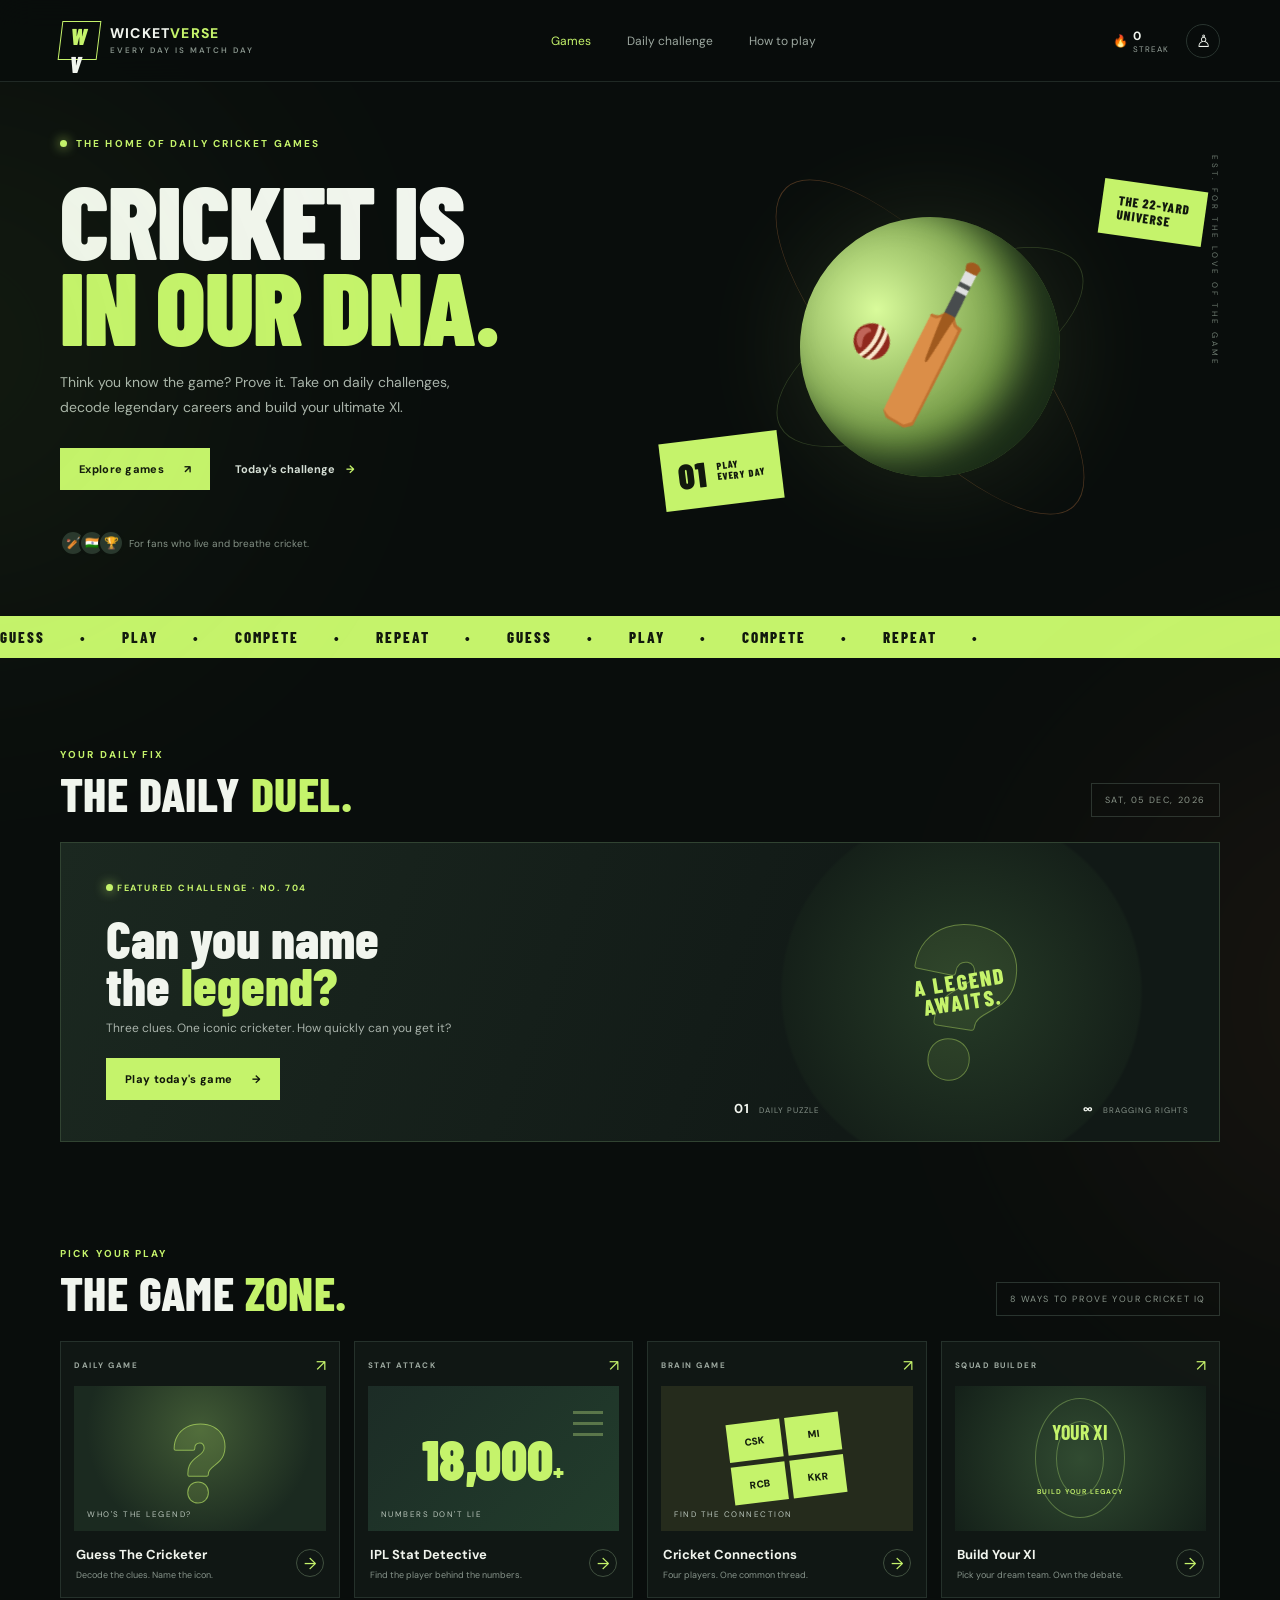
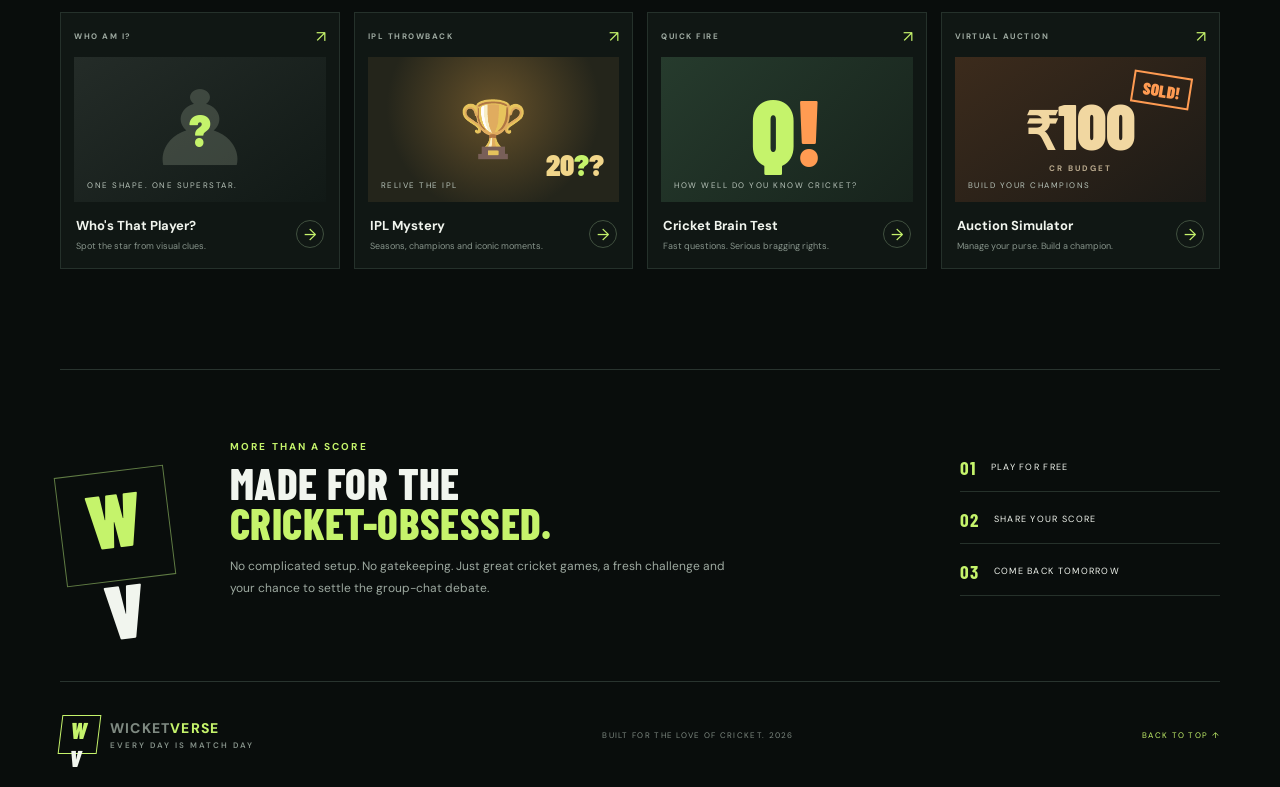
<file: index.html>
<!doctype html>
<html lang="en">
<head>
  <meta charset="UTF-8" />
  <meta name="viewport" content="width=device-width, initial-scale=1" />
  <meta name="theme-color" content="#090d0c" />
  <meta name="description" content="Play daily cricket and IPL games. Guess legendary cricketers, decode stats, build your XI and challenge your friends." />
  <meta property="og:title" content="WicketVerse — Every day is match day" />
  <meta property="og:description" content="Your daily dose of cricket games. Play, score and challenge your friends." />
  <title>WicketVerse — Every day is match day</title>
  <link rel="icon" href="/favicon.svg" type="image/svg+xml" />
  <link rel="stylesheet" href="/styles.css" />
  <script defer src="/app.js"></script>
</head>
<body>
  <div class="ambient ambient-one"></div><div class="ambient ambient-two"></div>
  <header class="topbar">
    <a class="brand" href="#home" aria-label="WicketVerse home"><span class="brand-mark">W<span>V</span></span><span>WICKET<span class="brand-light">VERSE</span><small>EVERY DAY IS MATCH DAY</small></span></a>
    <nav class="desktop-nav"><a class="active" href="#games">Games</a><a href="#daily">Daily challenge</a><a href="#how">How to play</a></nav>
    <div class="top-actions"><div class="streak"><span>🔥</span><b id="streakCount">0</b><small>STREAK</small></div><button class="profile-btn" id="profileBtn" title="Profile">♙</button><button class="menu-btn" id="menuBtn" aria-label="Open menu">☰</button></div>
  </header>
  <main id="home">
    <section class="hero wrap">
      <div class="hero-copy"><div class="eyebrow"><span class="live-dot"></span> THE HOME OF DAILY CRICKET GAMES</div><h1>CRICKET IS<br/><span>IN OUR DNA.</span></h1><p>Think you know the game? Prove it. Take on daily challenges, decode legendary careers and build your ultimate XI.</p><div class="hero-actions"><a class="btn btn-primary" href="#games">Explore games <span>↗</span></a><a class="text-link" href="#daily">Today's challenge <span>→</span></a></div><div class="hero-meta"><div class="avatar-stack"><i>🏏</i><i>🇮🇳</i><i>🏆</i></div><span>For fans who live and breathe cricket.</span></div></div>
      <div class="hero-art"><div class="orbit orbit-a"></div><div class="orbit orbit-b"></div><div class="hero-ball">🏏</div><div class="hero-sticker sticker-top">THE 22-YARD<br/>UNIVERSE</div><div class="hero-sticker sticker-bottom"><b>01</b><span>PLAY<br/>EVERY DAY</span></div><div class="hero-vertical">EST. FOR THE LOVE OF THE GAME</div></div>
    </section>
    <section class="ticker"><div>GUESS <b>•</b> PLAY <b>•</b> COMPETE <b>•</b> REPEAT <b>•</b> GUESS <b>•</b> PLAY <b>•</b> COMPETE <b>•</b> REPEAT <b>•</b></div></section>
    <section class="daily-section wrap" id="daily"><div class="section-head"><div><div class="eyebrow">YOUR DAILY FIX</div><h2>THE DAILY <em>DUEL.</em></h2></div><div class="date-chip" id="todayDate">TODAY'S CHALLENGE</div></div>
      <div class="daily-card"><div class="daily-main"><div class="daily-label"><span class="live-dot"></span> FEATURED CHALLENGE · NO. <span id="dailyNumber">001</span></div><h3>Can you name<br/>the <em>legend?</em></h3><p>Three clues. One iconic cricketer. How quickly can you get it?</p><button class="btn btn-primary" data-open-game="guess">Play today's game <span>→</span></button></div><div class="daily-side"><div class="mystery-number">?</div><div class="daily-side-caption">A LEGEND<br/>AWAITS.</div><div class="daily-stats"><span><b>01</b> DAILY PUZZLE</span><span><b>∞</b> BRAGGING RIGHTS</span></div></div></div>
    </section>
    <section class="games-section wrap" id="games"><div class="section-head"><div><div class="eyebrow">PICK YOUR PLAY</div><h2>THE GAME <em>ZONE.</em></h2></div><span class="section-note">8 WAYS TO PROVE YOUR CRICKET IQ</span></div>
      <div class="game-grid">
        <article class="game-card card-featured" data-game="guess"><div class="card-top"><span class="game-tag">DAILY GAME</span><span class="card-arrow">↗</span></div><div class="game-visual visual-guess"><div class="silhouette">?</div><span class="visual-caption">WHO'S THE LEGEND?</span></div><div class="game-info"><div><h3>Guess The Cricketer</h3><p>Decode the clues. Name the icon.</p></div><span class="play-icon">→</span></div></article>
        <article class="game-card" data-game="stats"><div class="card-top"><span class="game-tag">STAT ATTACK</span><span class="card-arrow">↗</span></div><div class="game-visual visual-stats"><div class="stat-big">18,000<span>+</span></div><div class="stat-lines"><i></i><i></i><i></i></div><span class="visual-caption">NUMBERS DON'T LIE</span></div><div class="game-info"><div><h3>IPL Stat Detective</h3><p>Find the player behind the numbers.</p></div><span class="play-icon">→</span></div></article>
        <article class="game-card" data-game="connections"><div class="card-top"><span class="game-tag">BRAIN GAME</span><span class="card-arrow">↗</span></div><div class="game-visual visual-connect"><div class="connect-tiles"><i>CSK</i><i>MI</i><i>RCB</i><i>KKR</i></div><span class="visual-caption">FIND THE CONNECTION</span></div><div class="game-info"><div><h3>Cricket Connections</h3><p>Four players. One common thread.</p></div><span class="play-icon">→</span></div></article>
        <article class="game-card" data-game="xi"><div class="card-top"><span class="game-tag">SQUAD BUILDER</span><span class="card-arrow">↗</span></div><div class="game-visual visual-xi"><div class="mini-pitch"><div class="pitch-ring"></div><b>YOUR XI</b><span>BUILD YOUR LEGACY</span></div></div><div class="game-info"><div><h3>Build Your XI</h3><p>Pick your dream team. Own the debate.</p></div><span class="play-icon">→</span></div></article>
        <article class="game-card" data-game="silhouette"><div class="card-top"><span class="game-tag">WHO AM I?</span><span class="card-arrow">↗</span></div><div class="game-visual visual-silhouette"><div class="player-shadow">♟</div><div class="jersey-no">?</div><span class="visual-caption">ONE SHAPE. ONE SUPERSTAR.</span></div><div class="game-info"><div><h3>Who's That Player?</h3><p>Spot the star from visual clues.</p></div><span class="play-icon">→</span></div></article>
        <article class="game-card" data-game="mystery"><div class="card-top"><span class="game-tag">IPL THROWBACK</span><span class="card-arrow">↗</span></div><div class="game-visual visual-mystery"><div class="trophy">🏆</div><div class="year">20<span>?</span>?</div><span class="visual-caption">RELIVE THE IPL</span></div><div class="game-info"><div><h3>IPL Mystery</h3><p>Seasons, champions and iconic moments.</p></div><span class="play-icon">→</span></div></article>
        <article class="game-card" data-game="quiz"><div class="card-top"><span class="game-tag">QUICK FIRE</span><span class="card-arrow">↗</span></div><div class="game-visual visual-quiz"><div class="quiz-mark">Q<span>!</span></div><span class="visual-caption">HOW WELL DO YOU KNOW CRICKET?</span></div><div class="game-info"><div><h3>Cricket Brain Test</h3><p>Fast questions. Serious bragging rights.</p></div><span class="play-icon">→</span></div></article>
        <article class="game-card" data-game="auction"><div class="card-top"><span class="game-tag">VIRTUAL AUCTION</span><span class="card-arrow">↗</span></div><div class="game-visual visual-auction"><div class="bid-stamp">SOLD!</div><div class="bid-amount">₹<span>100</span><small>CR BUDGET</small></div><span class="visual-caption">BUILD YOUR CHAMPIONS</span></div><div class="game-info"><div><h3>Auction Simulator</h3><p>Manage your purse. Build a champion.</p></div><span class="play-icon">→</span></div></article>
      </div>
    </section>
    <section class="manifesto wrap" id="how"><div class="manifesto-mark">W<span>V</span></div><div><div class="eyebrow">MORE THAN A SCORE</div><h2>MADE FOR THE<br/><em>CRICKET-OBSESSED.</em></h2><p>No complicated setup. No gatekeeping. Just great cricket games, a fresh challenge and your chance to settle the group-chat debate.</p></div><div class="manifesto-points"><div><b>01</b><span>PLAY FOR FREE</span></div><div><b>02</b><span>SHARE YOUR SCORE</span></div><div><b>03</b><span>COME BACK TOMORROW</span></div></div></section>
  </main>
  <footer class="footer wrap"><a class="brand" href="#home"><span class="brand-mark">W<span>V</span></span><span>WICKET<span class="brand-light">VERSE</span><small>EVERY DAY IS MATCH DAY</small></span></a><span>BUILT FOR THE LOVE OF CRICKET. <span id="year"></span></span><a href="#home">BACK TO TOP ↑</a></footer>
  <div class="modal-backdrop" id="gameModal" aria-hidden="true"><section class="game-modal" role="dialog" aria-modal="true" aria-labelledby="modalTitle"><div class="modal-head"><div><div class="eyebrow" id="modalEyebrow">WICKETVERSE GAME</div><h2 id="modalTitle">Game title</h2></div><button class="close-modal" id="closeModal" aria-label="Close">×</button></div><div id="gameContent" class="game-content"></div><div class="modal-foot"><span>WICKETVERSE · PLAY FAIR, PLAY FOR FUN</span><button class="share-btn" id="shareBtn">↗ Share result</button></div></section></div>
  <div class="toast" id="toast" role="status"></div>
</body>
</html>
</file>
<file: styles.css>
@import url('https://fonts.googleapis.com/css2?family=Barlow+Condensed:wght@500;600;700;800;900&family=DM+Sans:wght@400;500;600;700&display=swap');
:root{--bg:#090d0c;--panel:#111816;--panel2:#17211d;--line:#29342f;--text:#f1f5ee;--muted:#9ba69e;--green:#c5f36b;--green2:#8dbd3f;--orange:#ff9b52;--font:'DM Sans',sans-serif;--display:'Barlow Condensed',Impact,sans-serif}*{box-sizing:border-box}html{scroll-behavior:smooth}body{margin:0;background:var(--bg);color:var(--text);font-family:var(--font);overflow-x:hidden}a{color:inherit;text-decoration:none}button{font:inherit;cursor:pointer}.ambient{position:absolute;width:500px;height:500px;border-radius:50%;filter:blur(140px);opacity:.08;pointer-events:none}.ambient-one{background:#a3e64f;top:100px;left:-300px}.ambient-two{background:#ff8a45;top:750px;right:-350px}.wrap{width:min(1160px,calc(100% - 48px));margin-inline:auto}.topbar{height:82px;border-bottom:1px solid #202925;display:flex;align-items:center;justify-content:space-between;padding:0 max(24px,calc((100vw - 1160px)/2));position:relative;z-index:4;background:rgba(9,13,12,.88);backdrop-filter:blur(16px)}.brand{display:flex;align-items:center;gap:11px;font-weight:800;font-size:14px;letter-spacing:1.2px;line-height:1.05}.brand-mark{width:39px;height:39px;border:1px solid var(--green);display:grid;place-items:center;font:900 23px var(--display);color:var(--green);transform:skew(-7deg)}.brand-mark span{color:var(--text)}.brand-light{color:var(--green)}.brand small{display:block;font-size:8px;letter-spacing:2px;color:#859189;margin-top:5px;font-weight:600}.desktop-nav{display:flex;gap:36px;font-size:12px;color:#9da8a0}.desktop-nav a:hover,.desktop-nav a.active{color:var(--green)}.top-actions{display:flex;align-items:center;gap:17px}.streak{display:grid;grid-template-columns:auto auto;column-gap:5px;align-items:center;font-size:12px}.streak span{grid-row:span 2}.streak small{font-size:8px;color:var(--muted);letter-spacing:1px}.profile-btn,.menu-btn{width:34px;height:34px;border:1px solid var(--line);background:transparent;color:var(--text);border-radius:50%;font-size:17px}.menu-btn{display:none}.hero{min-height:530px;display:grid;grid-template-columns:1fr 1fr;align-items:center;padding-top:55px;padding-bottom:60px}.eyebrow{font-size:10px;font-weight:700;letter-spacing:2.1px;color:var(--green);display:flex;align-items:center;gap:9px}.live-dot{width:7px;height:7px;border-radius:50%;background:var(--green);box-shadow:0 0 12px var(--green);display:inline-block}.hero h1{font:900 clamp(68px,8vw,108px)/.84 var(--display);letter-spacing:-1px;margin:26px 0 22px}.hero h1 span{color:var(--green)}.hero-copy>p{max-width:430px;color:#aab4ac;line-height:1.8;font-size:14px}.hero-actions{display:flex;align-items:center;gap:25px;margin-top:28px}.btn{border:0;padding:14px 19px;font-size:11px;font-weight:800;letter-spacing:.3px;display:inline-flex;gap:20px;align-items:center}.btn-primary{background:var(--green);color:#10170b}.btn-primary:hover{background:#d6ff8a;transform:translateY(-2px)}.text-link{font-size:11px;font-weight:700;color:#d6dfd7}.text-link span{color:var(--green);margin-left:8px}.hero-meta{display:flex;align-items:center;gap:12px;margin-top:40px;color:#849087;font-size:10px}.avatar-stack{display:flex}.avatar-stack i{font-style:normal;width:26px;height:26px;border:2px solid var(--bg);background:#26332c;border-radius:50%;display:grid;place-items:center;margin-right:-7px;font-size:12px}.hero-art{height:400px;position:relative;display:grid;place-items:center}.hero-ball{width:260px;height:260px;border-radius:50%;display:grid;place-items:center;font-size:130px;background:radial-gradient(circle at 35% 30%,#d4ff87,#6b9b32 55%,#233c1c);box-shadow:0 0 100px #a5e84b20,inset -25px -30px 40px #162b13;transform:rotate(-18deg);z-index:1;filter:saturate(.8)}.orbit{position:absolute;border:1px solid #6f8f4b55;border-radius:50%;width:340px;height:340px;transform:rotate(-28deg) scaleY(.4)}.orbit-b{width:430px;height:430px;transform:rotate(48deg) scaleY(.35);border-color:#ff9b5244}.hero-sticker{position:absolute;background:var(--green);color:#11180d;font:800 13px/1.1 var(--display);letter-spacing:1px;padding:13px 16px;z-index:2}.sticker-top{top:38px;right:15px;transform:rotate(8deg)}.sticker-bottom{bottom:42px;left:22px;display:flex;gap:10px;align-items:center;transform:rotate(-7deg)}.sticker-bottom b{font:900 35px var(--display)}.sticker-bottom span{font-size:10px}.hero-vertical{position:absolute;right:0;bottom:45%;writing-mode:vertical-rl;font-size:8px;letter-spacing:3px;color:#6d7a70}.ticker{overflow:hidden;background:var(--green);color:#11180d;padding:12px 0;font:800 15px var(--display);letter-spacing:2px;white-space:nowrap}.ticker div{word-spacing:12px;animation:marquee 28s linear infinite}.ticker b{padding:0 18px}@keyframes marquee{to{transform:translateX(-20%)}}.daily-section{padding-top:90px;padding-bottom:95px}.section-head{display:flex;align-items:end;justify-content:space-between;margin-bottom:25px}.section-head h2,.manifesto h2{font:800 48px/.95 var(--display);margin:10px 0 0;letter-spacing:.4px}.section-head h2 em,.manifesto h2 em{font-style:normal;color:var(--green)}.date-chip,.section-note{font-size:9px;letter-spacing:1.6px;color:#87948a;border:1px solid var(--line);padding:10px 13px}.daily-card{min-height:300px;background:linear-gradient(110deg,#1b2820,#111916 70%);border:1px solid #314332;display:grid;grid-template-columns:1fr .8fr;position:relative;overflow:hidden}.daily-main{padding:39px 45px;position:relative;z-index:1}.daily-label{font-size:9px;color:var(--green);letter-spacing:1.8px;font-weight:700}.daily-main h3{font:800 53px/.88 var(--display);margin:21px 0 12px}.daily-main h3 em{color:var(--green);font-style:normal}.daily-main p{font-size:12px;color:#a8b2aa;margin-bottom:22px}.daily-side{position:relative;display:grid;place-items:center;overflow:hidden;background:radial-gradient(circle,#263b27,#152019 60%,transparent 61%)}.mystery-number{font:900 220px/.8 var(--display);color:#c5f36b12;-webkit-text-stroke:1px #c5f36b66;transform:rotate(9deg)}.daily-side-caption{position:absolute;font:800 22px/.9 var(--display);letter-spacing:2px;color:var(--green);transform:rotate(-9deg);text-align:center}.daily-stats{position:absolute;bottom:24px;left:30px;right:30px;display:flex;justify-content:space-between;color:#859188;font-size:8px;letter-spacing:1px}.daily-stats b{color:var(--text);font-size:13px;margin-right:6px}.games-section{padding:10px 0 100px}.game-grid{display:grid;grid-template-columns:repeat(4,1fr);gap:14px}.game-card{border:1px solid #25312b;background:#101714;padding:13px;min-width:0;transition:.25s;cursor:pointer}.game-card:hover{border-color:#9bc95c;transform:translateY(-5px);background:#151f19}.card-top{display:flex;align-items:center;justify-content:space-between;margin-bottom:10px}.game-tag{font-size:8px;letter-spacing:1.5px;color:#9eaaa1;font-weight:700}.card-arrow{font-size:16px;color:var(--green)}.game-visual{height:145px;position:relative;overflow:hidden;display:grid;place-items:center;background:#1c2a22}.visual-caption{position:absolute;bottom:12px;left:13px;font-size:8px;letter-spacing:1.5px;color:#b8c4ba}.visual-guess{background:radial-gradient(circle at 50% 30%,#415a35,#1b2a20 70%)}.silhouette{font:900 110px var(--display);color:#c5f36b22;-webkit-text-stroke:1px #c5f36b99}.visual-stats{background:linear-gradient(135deg,#1c2c26,#223d2c)}.stat-big{font:900 57px var(--display);color:var(--green)}.stat-big span{font-size:25px}.stat-lines{position:absolute;right:16px;top:25px;display:grid;gap:8px}.stat-lines i{width:30px;height:3px;background:#d0f48b55}.visual-connect{background:#252b1c}.connect-tiles{display:grid;grid-template-columns:repeat(2,54px);gap:5px;transform:rotate(-7deg)}.connect-tiles i{font-style:normal;background:#c5f36b;color:#16200f;height:38px;display:grid;place-items:center;font-size:10px;font-weight:900}.visual-xi{background:radial-gradient(circle,#314b31,#142019)}.mini-pitch{width:90px;height:120px;border:1px solid #a6d36c66;border-radius:50%;display:grid;place-items:center;position:relative;color:var(--green);font:900 20px var(--display)}.pitch-ring{position:absolute;width:48px;height:75px;border:1px solid #a6d36c66;border-radius:50%}.mini-pitch span{font:600 7px var(--font);letter-spacing:1px}.visual-silhouette{background:linear-gradient(145deg,#242c28,#111916)}.player-shadow{font-size:104px;color:#83917e55;transform:scaleX(1.2)}.jersey-no{position:absolute;font:900 45px var(--display);color:var(--green)}.visual-mystery{background:radial-gradient(circle at 50% 35%,#66512a,#24251b 68%)}.trophy{font-size:55px;filter:grayscale(.4)}.year{position:absolute;bottom:20px;right:15px;font:900 31px var(--display);color:#f1d68a}.year span{color:var(--green)}.visual-quiz{background:linear-gradient(135deg,#263b2d,#17231c)}.quiz-mark{font:900 94px var(--display);color:var(--green)}.quiz-mark span{color:var(--orange)}.visual-auction{background:linear-gradient(145deg,#3c2b1c,#1c1a16)}.bid-stamp{position:absolute;top:17px;right:15px;border:2px solid var(--orange);color:var(--orange);font:900 17px var(--display);padding:4px 9px;transform:rotate(9deg)}.bid-amount{font:900 52px var(--display);color:#f1d7a1}.bid-amount span{font-size:64px}.bid-amount small{display:block;text-align:center;font:700 8px var(--font);letter-spacing:2px;color:#b9a98d}.game-info{display:flex;align-items:center;justify-content:space-between;padding:15px 2px 3px}.game-info h3{font-size:13px;margin:0 0 6px}.game-info p{font-size:9px;color:#87948b;margin:0}.play-icon{width:28px;height:28px;border:1px solid #40503f;border-radius:50%;display:grid;place-items:center;color:var(--green);flex-shrink:0}.manifesto{border-top:1px solid var(--line);border-bottom:1px solid var(--line);padding:70px 0;display:grid;grid-template-columns:130px 1fr 260px;gap:40px;align-items:center}.manifesto-mark{font:900 76px var(--display);color:var(--green);border:1px solid #607c44;width:110px;height:110px;display:grid;place-items:center;transform:rotate(-7deg)}.manifesto-mark span{color:var(--text)}.manifesto h2{font-size:43px}.manifesto p{max-width:510px;color:#9da9a0;font-size:12px;line-height:1.8}.manifesto-points{display:grid;gap:16px}.manifesto-points div{display:flex;gap:14px;align-items:center;border-bottom:1px solid #26312b;padding-bottom:12px;font-size:9px;letter-spacing:1.3px}.manifesto-points b{color:var(--green);font:700 19px var(--display)}.footer{min-height:105px;display:flex;align-items:center;justify-content:space-between;color:#7e8981;font-size:8px;letter-spacing:1.3px}.footer>a:last-child{color:var(--green)}.modal-backdrop{position:fixed;inset:0;background:#030605d9;backdrop-filter:blur(9px);z-index:10;display:none;align-items:center;justify-content:center;padding:20px}.modal-backdrop.open{display:flex}.game-modal{width:min(590px,100%);max-height:90vh;overflow:auto;background:#101814;border:1px solid #3b4d3d;box-shadow:0 30px 100px #000b;padding:25px}.modal-head{display:flex;justify-content:space-between;align-items:start;border-bottom:1px solid var(--line);padding-bottom:17px}.modal-head h2{font:800 35px var(--display);margin:5px 0 0}.close-modal{background:none;border:1px solid var(--line);color:white;width:34px;height:34px;font-size:23px}.game-content{padding:22px 0;min-height:220px}.modal-foot{border-top:1px solid var(--line);padding-top:15px;display:flex;align-items:center;justify-content:space-between;font-size:8px;letter-spacing:1px;color:#839087}.share-btn{border:1px solid #566c43;background:transparent;color:var(--green);padding:9px 12px;font-size:10px;font-weight:700}.game-prompt{font-size:12px;color:#aab5ac;line-height:1.7}.clue-box{background:#1b2820;border:1px solid #354737;padding:15px;margin:12px 0;color:#e2eadf;font-size:13px}.clue-box b{color:var(--green);margin-right:8px}.answer-row{display:flex;gap:8px;margin-top:16px}.answer-row input,.text-input{flex:1;min-width:0;background:#0b100d;border:1px solid #3b4a3e;color:white;padding:12px;font:12px var(--font);outline:none}.answer-row input:focus,.text-input:focus{border-color:var(--green)}.small-btn{background:var(--green);border:0;padding:0 17px;font-size:10px;font-weight:800;color:#121a0e}.feedback{margin-top:12px;font-size:12px;color:var(--green);min-height:18px}.choice-grid{display:grid;grid-template-columns:1fr 1fr;gap:9px;margin-top:15px}.choice{background:#18231c;border:1px solid #344137;color:#e8eee8;padding:13px;text-align:left;font-size:11px}.choice:hover,.choice.selected{border-color:var(--green);background:#25351f}.progress-line{height:4px;background:#29342d;margin:14px 0}.progress-line span{display:block;height:100%;background:var(--green);width:0;transition:.2s}.player-pool{display:grid;grid-template-columns:repeat(2,1fr);gap:8px;margin-top:14px}.player-option{display:flex;justify-content:space-between;gap:8px;align-items:center;background:#18231c;border:1px solid #334137;padding:10px;font-size:11px}.player-option button{background:transparent;border:1px solid #566b44;color:var(--green);padding:5px 8px;font-size:9px}.selected-list{display:flex;flex-wrap:wrap;gap:6px;margin:12px 0}.selected-chip{font-size:9px;padding:6px 8px;background:#314329;color:var(--green)}.budget{font:800 26px var(--display);color:var(--green)}.toast{position:fixed;bottom:25px;left:50%;transform:translate(-50%,20px);opacity:0;background:#d3f58a;color:#14200d;padding:12px 18px;font-size:11px;font-weight:800;z-index:20;transition:.25s;pointer-events:none}.toast.show{opacity:1;transform:translate(-50%,0)}.result-panel{background:#1b2920;border:1px solid #3c503b;padding:17px;margin-top:15px}.result-panel h3{font:800 27px var(--display);margin:0 0 5px;color:var(--green)}.result-panel p{font-size:11px;color:#aab6ac;line-height:1.6}.muted{color:#9ca99f;font-size:11px}.inline-label{font-size:9px;letter-spacing:1px;color:var(--green);font-weight:700}.quiz-question{font-size:16px;font-weight:700;line-height:1.4;margin:10px 0}
@media(max-width:850px){.desktop-nav{gap:17px}.hero{min-height:460px}.hero-art{transform:scale(.85)}.game-grid{grid-template-columns:repeat(2,1fr)}.manifesto{grid-template-columns:90px 1fr;gap:25px}.manifesto-mark{width:85px;height:85px;font-size:58px}.manifesto-points{grid-column:2;grid-template-columns:1fr 1fr 1fr}.manifesto-points div{font-size:8px}}
@media(max-width:600px){.wrap{width:calc(100% - 34px)}.topbar{height:68px;padding:0 17px}.desktop-nav{display:none}.menu-btn{display:block}.top-actions{gap:10px}.brand{font-size:12px}.brand-mark{width:34px;height:34px}.hero{grid-template-columns:1fr;padding-top:60px;padding-bottom:35px;min-height:auto}.hero h1{font-size:76px}.hero-copy>p{font-size:13px}.hero-art{height:260px;transform:none;margin-top:10px}.hero-ball{width:185px;height:185px;font-size:95px}.orbit{width:260px;height:260px}.orbit-b{width:320px;height:320px}.sticker-top{top:8px;right:8px}.sticker-bottom{bottom:15px;left:5px}.hero-vertical{right:7px}.daily-section{padding-top:65px;padding-bottom:65px}.section-head h2{font-size:39px}.date-chip,.section-note{font-size:7px;padding:8px}.daily-card{grid-template-columns:1fr}.daily-main{padding:28px 24px}.daily-main h3{font-size:46px}.daily-side{min-height:150px}.mystery-number{font-size:150px}.daily-side-caption{font-size:18px}.daily-stats{bottom:12px}.games-section{padding-bottom:65px}.game-grid{gap:9px}.game-card{padding:9px}.game-visual{height:115px}.game-info h3{font-size:11px}.game-info p{font-size:8px;line-height:1.4}.play-icon{width:23px;height:23px}.game-tag{font-size:7px}.section-note{max-width:130px;text-align:right;line-height:1.5}.manifesto{padding:50px 0;grid-template-columns:1fr;gap:20px}.manifesto-mark{width:70px;height:70px;font-size:48px}.manifesto h2{font-size:39px}.manifesto-points{grid-column:1;grid-template-columns:1fr;gap:9px}.footer{padding:22px 0;gap:15px;flex-wrap:wrap}.footer>span{order:3;width:100%}.game-modal{padding:18px}.modal-head h2{font-size:29px}.choice-grid,.player-pool{grid-template-columns:1fr 1fr}.modal-foot{font-size:7px}}
</file>
